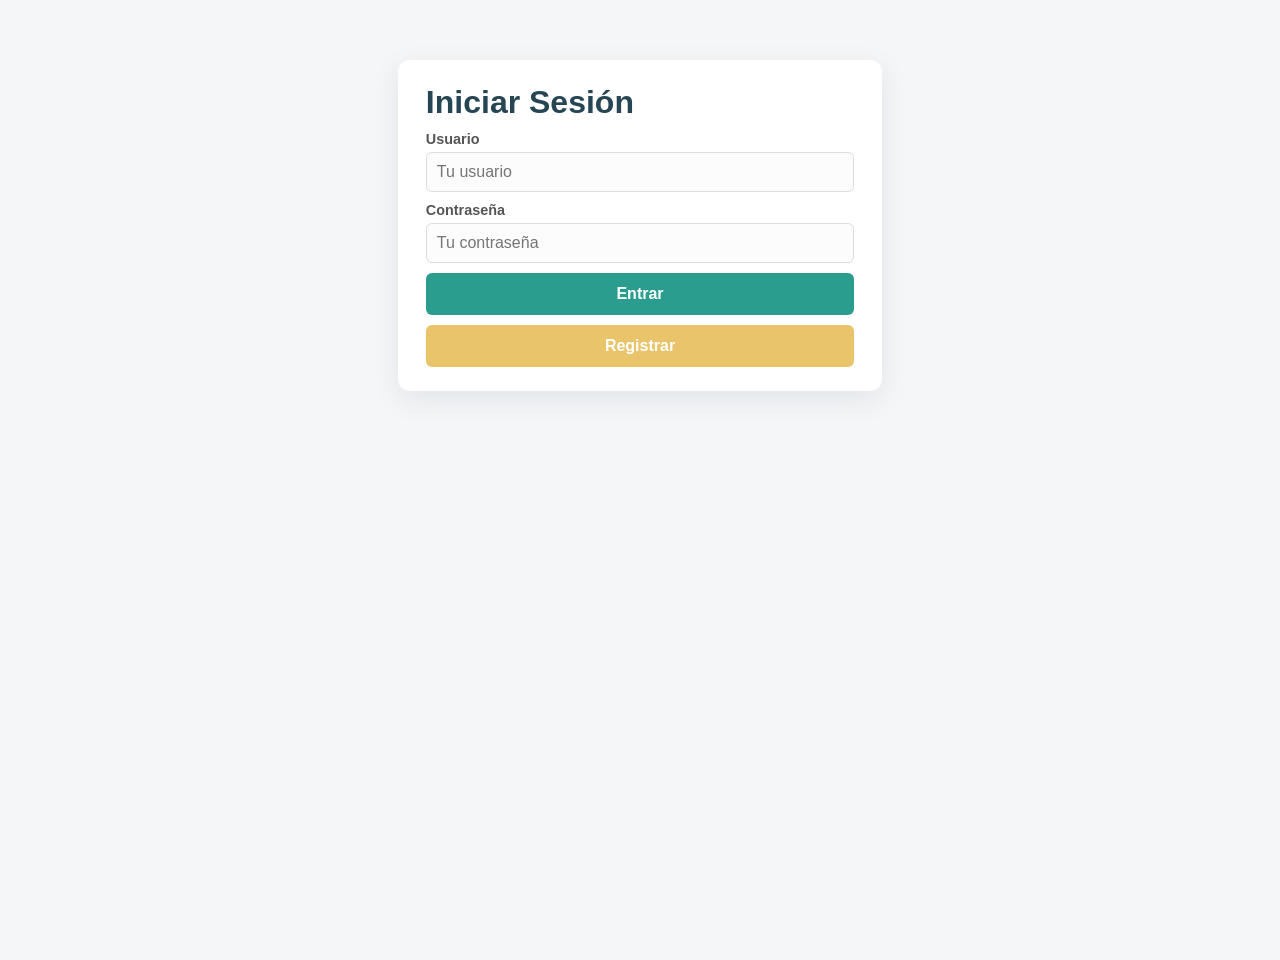
<file: index.html>
<!DOCTYPE html>
<html lang="es">
<head>
  <meta charset="UTF-8" />
  <meta name="viewport" content="width=device-width, initial-scale=1" />
  <title>Personal Time Card</title>
  <link rel="stylesheet" href="styles.css" />
</head>
<body>
  <div id="app">

    <div id="loginForm" class="active" aria-live="polite">
      <h1>Iniciar Sesión</h1>
      <label for="username">Usuario</label>
      <input type="text" id="username" placeholder="Tu usuario" autocomplete="username" />

      <label for="password">Contraseña</label>
      <input type="password" id="password" placeholder="Tu contraseña" autocomplete="current-password" />

      <button id="btnLogin" onclick="login()">Entrar</button>
      <button class="secondary-btn" onclick="mostrarRegistro()">Registrar</button>
    </div>

    <div id="registerForm" aria-live="polite">
      <h1>Registrar Usuario</h1>
      <label for="newUsername">Nuevo usuario</label>
      <input type="text" id="newUsername" placeholder="Nombre de usuario" />

      <label for="newPassword">Contraseña</label>
      <input type="password" id="newPassword" placeholder="Contraseña" />

      <button onclick="registrarUsuario()">Registrar</button>
      <button class="secondary-btn" onclick="mostrarLogin()">Volver a iniciar sesión</button>
    </div>

    <div id="mainContent" aria-live="polite">
      <div class="header-row">
        <h1>Personal Time Card</h1>
        <div class="header-actions">
          <button class="logout-btn" onclick="logout()">Cerrar Sesión</button>
        </div>
      </div>

      <div id="adminLinks" class="admin-links" style="display:none; margin: 10px 0;">
        <button class="admin-btn" onclick="verUsuarios()">Ver usuarios registrados</button>
        <button class="admin-btn" onclick="verRegistros()">Ver registros de todos</button>
      </div>

      <label for="fechaRegistro">Fecha del registro:</label>
      <input type="date" id="fechaRegistro" onchange="mostrarHistorial()" />

      <div class="row two-columns">
        <div>
          <label for="horaEntrada">Hora de entrada:</label>
          <input type="time" id="horaEntrada" />
        </div>
        <div>
          <label for="horaSalida">Hora de salida:</label>
          <input type="time" id="horaSalida" />
        </div>
      </div>

      <label for="direccion">Dirección de trabajo:</label>
      <input type="text" id="direccion" placeholder="Escribe tu dirección...">

      <div class="row two-columns">
        <div>
          <label for="tipoVehiculo">Tipo de vehículo:</label>
          <select id="tipoVehiculo" onchange="cargarNumerosVehiculo()">
            <option value="">Seleccione...</option>
            <option value="PK">PK</option>
            <option value="Vactor">Vactor</option>
            <option value="TV">TV</option>
          </select>
        </div>
        <div>
          <label for="numeroVehiculo">Número de vehículo:</label>
          <select id="numeroVehiculo">
            <option value="">Seleccione un tipo primero</option>
          </select>
        </div>
      </div>

      <label for="orden">Número de orden de trabajo:</label>
      <input type="text" id="orden" placeholder="Ej: OT-001" />

      <label for="personal">Descripción del personal en el job site:</label>
      <textarea id="personal" placeholder="Ej: Juan Pérez - Operador, Luis Gómez - Asistente..."></textarea>

      <div style="display:flex; justify-content:center; gap:12px; margin-top:10px;">
        <button class="logout-btn" onclick="guardarDia()">Guardar día</button>
        <button class="logout-btn" onclick="compartirHistorial()">Compartir</button>
      </div>

      <div class="result" id="resultado" role="status"></div>

      <h2>Historial Semanal</h2>
      <div id="semanalTabs">
        <div id="tabButtons" role="tablist"></div>
        <div id="tabContents" role="region" aria-live="polite"></div>
      </div>

      <div id="resumenSemanal" style="margin-top:20px; font-weight:700; color:#264653;"></div>

    </div>

  </div>

  <!-- Modal de compartir historial -->
  <div id="shareModal" style="display:none; position: fixed; top:0; left:0; width:100%; height:100%; background: rgba(0,0,0,0.4); justify-content:center; align-items:center; z-index:9999;">
    <div style="background:#ffffff; border-radius:12px; padding:20px; max-width:350px; width:90%; box-shadow: 0 8px 30px rgba(15, 23, 42, 0.08); text-align:center;">
      <h2 style="margin-top:0; color:#264653;">Compartir historial</h2>
      <p>Seleccione cómo desea compartir el historial:</p>
      <div style="display:flex; flex-direction:column; gap:10px; margin-top:15px;">
        <button class="logout-btn" onclick="shareVia('whatsapp')">WhatsApp</button>
        <button class="logout-btn" onclick="shareVia('email')">Correo electrónico</button>
        <button class="logout-btn" onclick="shareVia('sms')">SMS</button>
        <button class="secondary-btn" onclick="shareVia('clipboard')">Copiar al portapapeles</button>
        <button class="secondary-btn" style="background:#e76f51;" onclick="cerrarModal()">Cancelar</button>
      </div>
    </div>
  </div>

  <script src="script.js"></script>
</body>
</html>
</file>
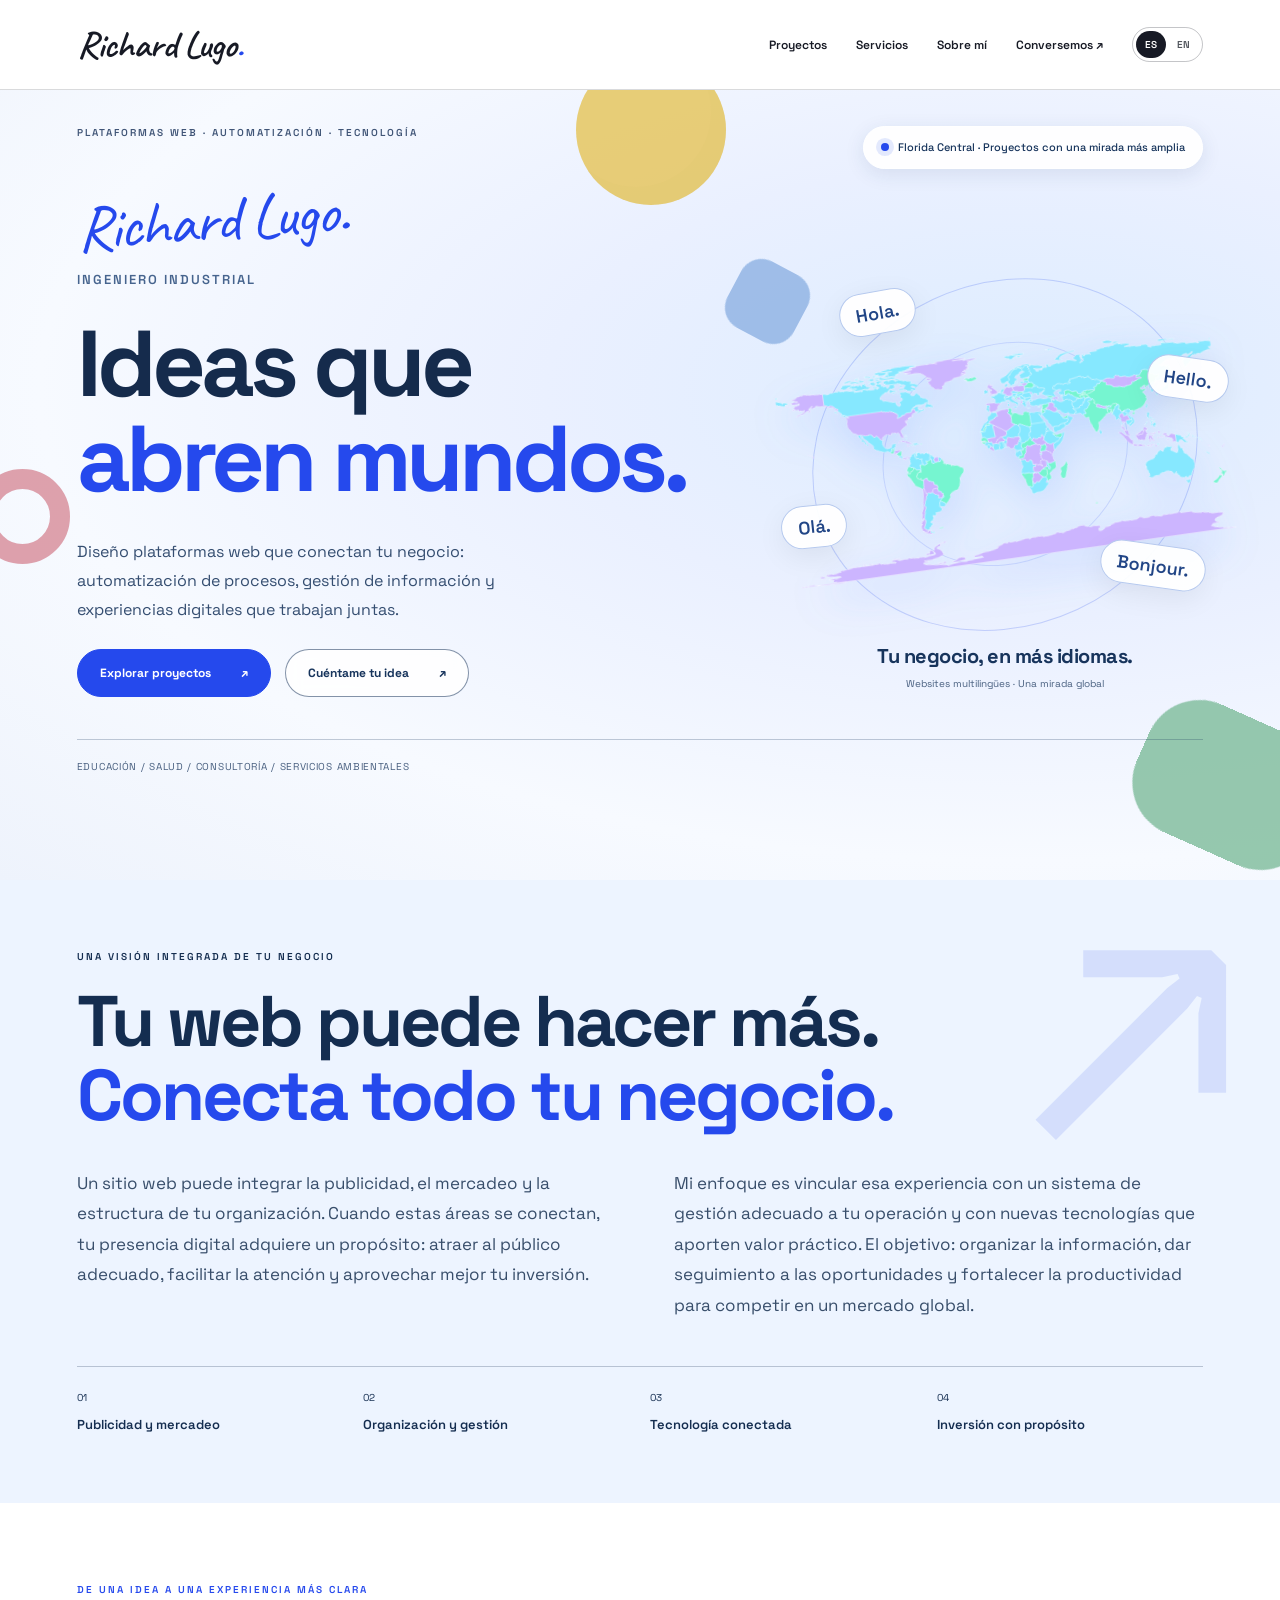
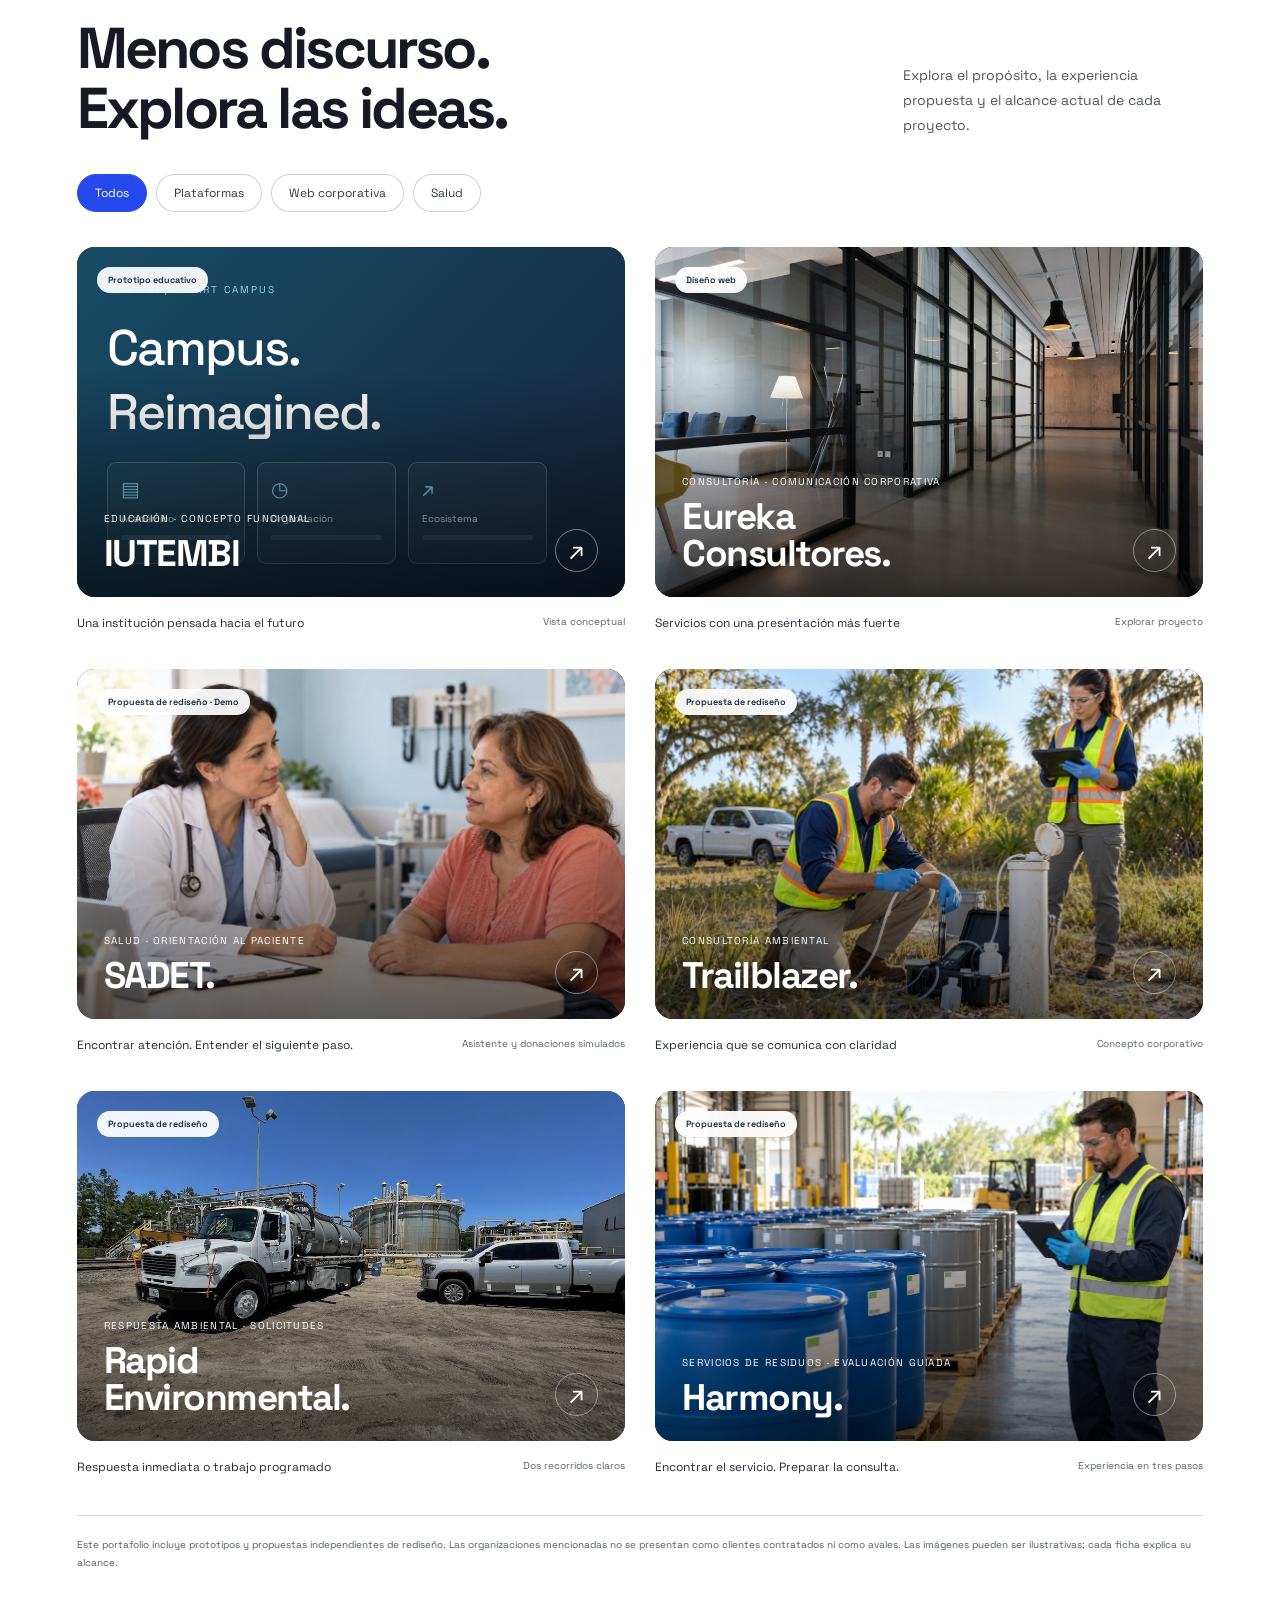
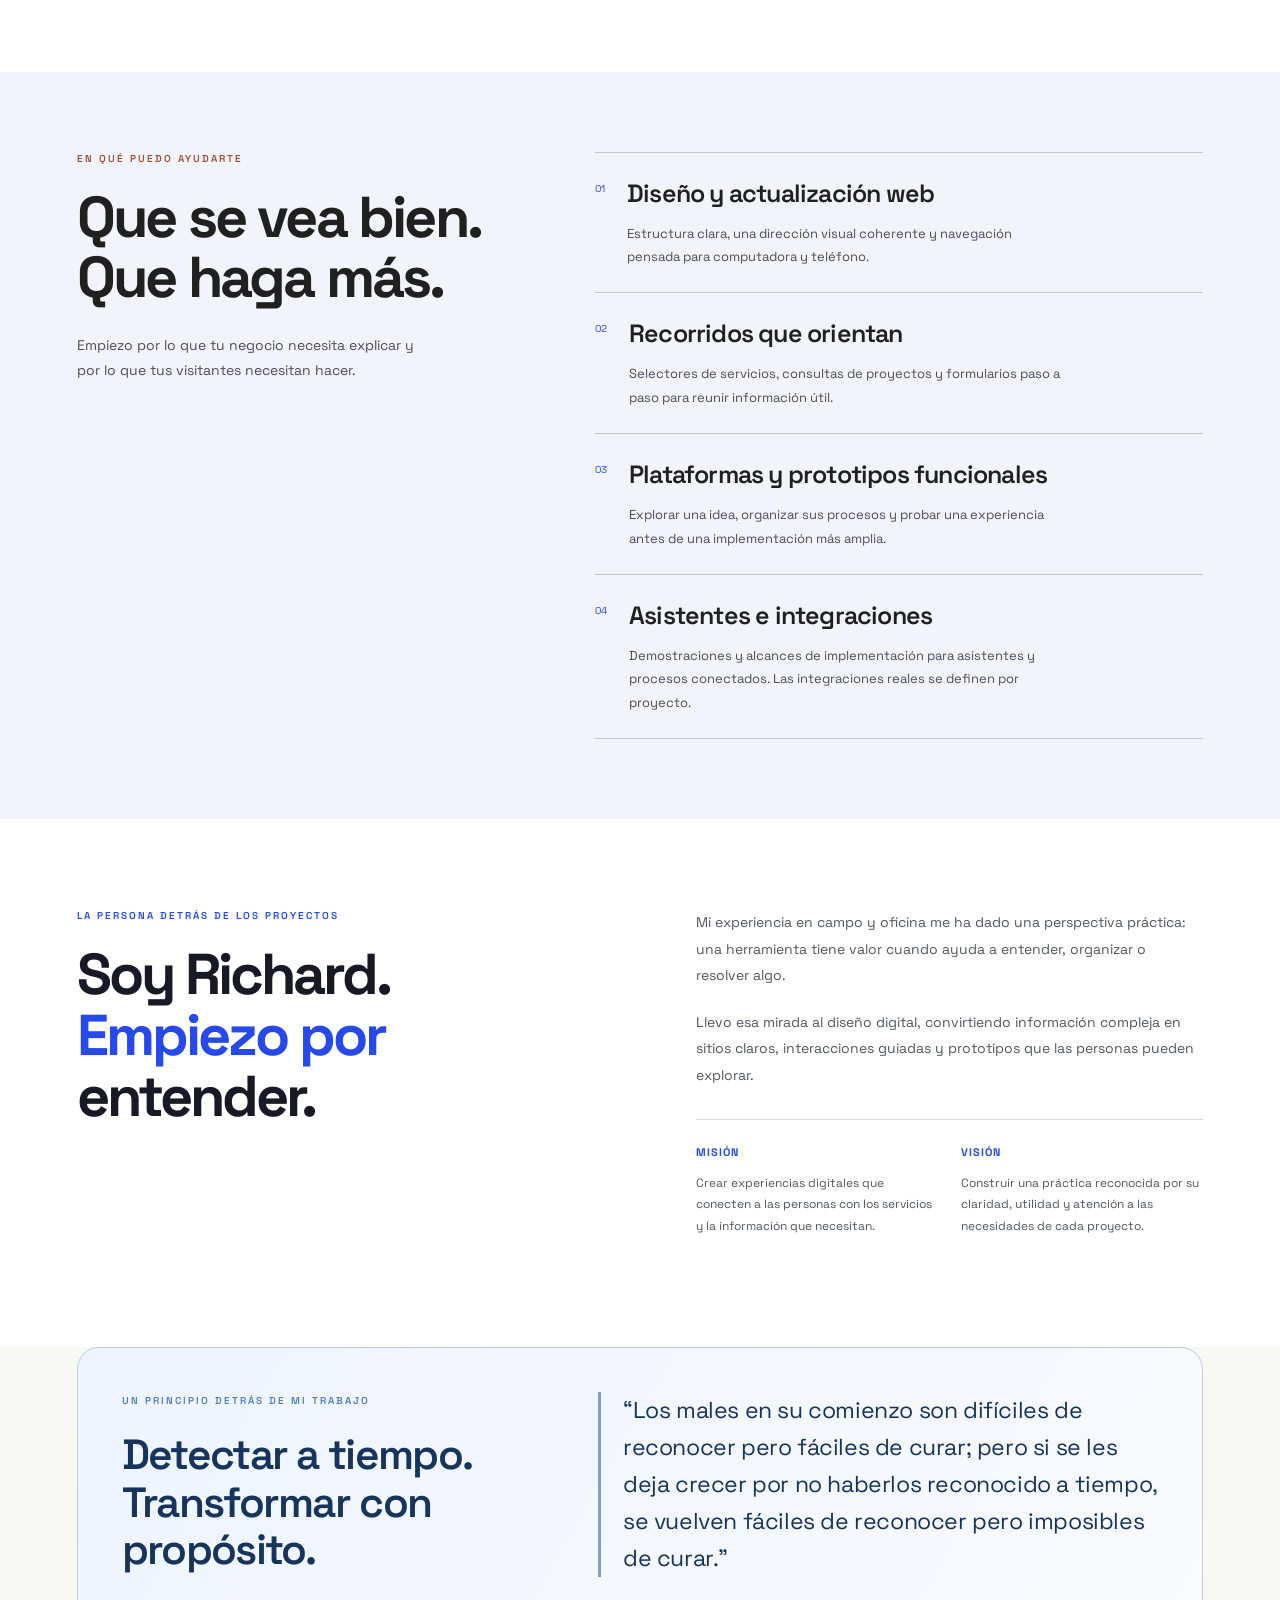
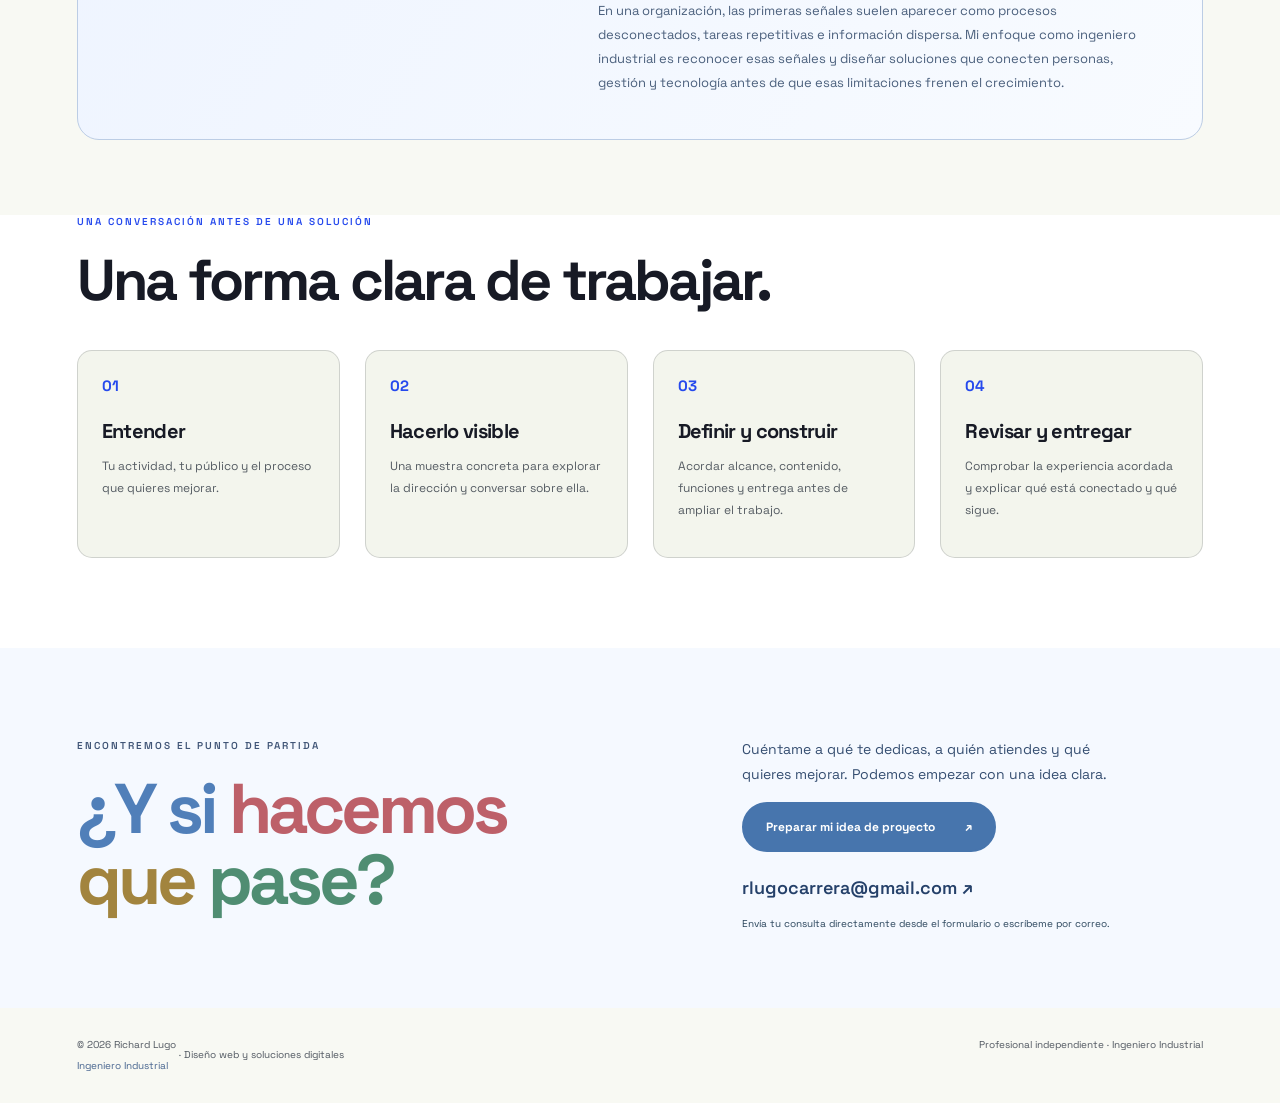
<file: richard-lugo/index.html>
<!DOCTYPE html><html lang="es"><head><meta charset="utf-8"><meta name="viewport" content="width=device-width,initial-scale=1"><meta name="robots" content="noindex,nofollow"><meta name="theme-color" content="#d9ff43"><title>Richard Lugo — Diseño web y soluciones digitales</title><meta name="description" content="Portafolio de Richard Lugo. Diseño web, prototipos y soluciones digitales para conectar personas, servicios y procesos."><link rel="preconnect" href="https://fonts.googleapis.com"><link rel="preconnect" href="https://fonts.gstatic.com" crossorigin><link href="https://fonts.googleapis.com/css2?family=Caveat:wght@500;600&family=Space+Grotesk:wght@400;500;600;700&display=swap" rel="stylesheet"><style>
:root{--dark:#131315;--paper:#f4f1e9;--orange:#ff764f;--muted:#a5a5aa;--line:#ffffff24}*{box-sizing:border-box}html{scroll-behavior:smooth;scroll-padding-top:95px}body{margin:0;background:var(--dark);color:var(--paper);font-family:Arial,Helvetica,sans-serif}a{color:inherit;text-decoration:none}button,input,select,textarea{font:inherit}button{cursor:pointer}button,a{touch-action:manipulation}.private{padding:8px 6%;background:#242023;color:#c9b5aa;font-size:9px;text-align:center;letter-spacing:1px}header{height:90px;padding:17px 6%;display:flex;align-items:center;justify-content:space-between;border-bottom:1px solid var(--line);background:#131315f2;position:sticky;top:0;backdrop-filter:blur(12px);z-index:20}.wordmark{font-size:20px;font-weight:600;letter-spacing:-.8px}.wordmark span{color:var(--orange)}nav{display:flex;align-items:center;gap:29px;font-size:12px}.language{display:flex;border:1px solid #ffffff30;padding:3px;border-radius:25px;gap:2px}.language button{background:none;border:0;color:#a5a5aa;border-radius:20px;font-size:10px;padding:7px 9px}.language button.active{background:var(--paper);color:var(--dark)}.menu{display:none;background:none;border:0;color:white;font-size:24px}.btn{border:1px solid var(--paper);background:var(--paper);color:var(--dark);padding:15px 22px;display:inline-flex;align-items:center;justify-content:space-between;gap:30px;font-size:12px;font-weight:600;border-radius:50px;transition:.2s}.btn:hover{background:var(--orange);border-color:var(--orange);transform:translateY(-2px)}.btn.outline{background:transparent;color:var(--paper);border-color:#ffffff55}.btn.outline:hover{border-color:var(--orange);color:var(--orange)}.hero{padding:65px 6% 70px;position:relative}.hero-top{display:flex;justify-content:space-between;gap:30px;margin-bottom:45px}.eyebrow{text-transform:uppercase;font-size:10px;font-weight:600;letter-spacing:2px;display:block;margin-bottom:22px}.hero-top .eyebrow{margin:0;color:#ccc6bf}.availability{font-size:10px;color:#bbb;display:flex;align-items:center;gap:9px}.dot{width:6px;height:6px;border-radius:50%;background:var(--orange);box-shadow:0 0 0 5px #ff764f12}.hero h1{font-size:clamp(64px,8.6vw,134px);font-weight:500;letter-spacing:-7px;line-height:.97;margin:0;max-width:1180px}.hero h1 em{font-family:Georgia,serif;color:var(--orange);font-weight:400}.hero-bottom{display:grid;grid-template-columns:1fr 1fr;gap:12%;align-items:end;margin-top:45px}.hero-bottom>p{font-size:16px;line-height:1.8;color:#b8b6ba;max-width:460px;margin:0}.hero-cta{display:flex;gap:12px;flex-wrap:wrap;justify-content:flex-end}.hero-foot{margin-top:60px;padding-top:20px;border-top:1px solid var(--line);display:flex;justify-content:space-between;gap:25px;font-size:10px;color:#99999e;letter-spacing:.7px}.work{padding:60px 6% 90px}.heading{display:flex;justify-content:space-between;align-items:end;gap:30px;margin-bottom:30px}.heading h2{font-size:clamp(37px,4.5vw,64px);font-weight:500;letter-spacing:-2.8px;line-height:1.05;margin:0}.heading p{font-size:13px;line-height:1.8;color:var(--muted);max-width:300px;margin:0}.filters{display:flex;flex-wrap:wrap;gap:9px;margin:35px 0}.filters button{border:1px solid #ffffff30;background:transparent;color:#c6c4c9;font-size:11px;padding:10px 17px;border-radius:25px}.filters button.active{background:var(--orange);border-color:var(--orange);color:#161616}.projects{display:grid;grid-template-columns:1fr 1fr;gap:45px 28px}.project{min-width:0}.project[hidden]{display:none}.project-image{height:350px;border-radius:10px;overflow:hidden;position:relative;background:#242427;display:block;width:100%;border:0;text-align:left;color:white;padding:0}.project-image img{width:100%;height:100%;object-fit:cover;transition:transform .5s;filter:brightness(.85)}.project-image:hover img{transform:scale(1.04)}.project-image:after{content:'';position:absolute;inset:0;background:linear-gradient(0deg,#0009,transparent 65%)}.project-tag{position:absolute;top:20px;left:20px;z-index:1;padding:7px 11px;background:#131315bc;backdrop-filter:blur(8px);border:1px solid #ffffff35;border-radius:20px;font-size:9px}.project-caption{position:absolute;bottom:25px;left:27px;right:27px;z-index:1;display:flex;align-items:end;justify-content:space-between}.project-caption strong{font-size:37px;line-height:1;letter-spacing:-1.5px;font-weight:500}.project-caption small{display:block;font-size:10px;margin-bottom:10px;letter-spacing:1.3px;text-transform:uppercase}.project-arrow{font-size:25px;border:1px solid #ffffff70;border-radius:50%;width:43px;height:43px;display:grid;place-items:center;flex:none}.project-meta{display:flex;justify-content:space-between;gap:20px;padding-top:18px;font-size:12px;color:#c5c2c8}.project-meta small{color:#96939b;font-size:10px}.campus-art{position:absolute;inset:0;background:linear-gradient(135deg,#174c65,#17253e);padding:30px}.campus-label{font-size:10px;letter-spacing:2px;color:#9cd8e8}.campus-title{font-size:50px;font-weight:500;letter-spacing:-2px;margin:18px 0}.campus-modules{display:grid;grid-template-columns:repeat(3,1fr);gap:12px;max-width:440px}.campus-module{border:1px solid #bfe7ee45;background:#ffffff0a;padding:13px;border-radius:9px;font-size:10px;color:#cee6ea}.campus-module span{display:block;font-size:20px;margin-bottom:10px;color:#83d3ed}.campus-line{height:5px;background:#bfe7ee20;margin:10px 0;border-radius:5px}.work-note{font-size:10px;color:#8f8b94;line-height:1.8;border-top:1px solid var(--line);margin-top:40px;padding-top:20px}.services{background:var(--paper);color:#202021;padding:80px 6%;display:grid;grid-template-columns:.8fr 1.2fr;gap:10%}.services h2{font-size:clamp(38px,4.5vw,63px);line-height:1.05;letter-spacing:-2.8px;font-weight:500;margin:0}.services>div>p{font-size:14px;line-height:1.8;color:#6e6b6a;max-width:340px;margin-top:25px}.service-row{padding:24px 0;border-top:1px solid #20202135;display:flex;gap:22px}.service-row:last-child{border-bottom:1px solid #20202135}.service-num{font-size:10px;color:#a44d32;padding-top:5px}.service-row h3{font-size:25px;letter-spacing:-.8px;font-weight:500;margin:0 0 13px}.service-row p{font-size:13px;line-height:1.8;color:#6e6b6a;margin:0;max-width:440px}.about{padding:90px 6%;display:grid;grid-template-columns:1fr 1fr;gap:10%}.about h2{font-size:clamp(38px,4.5vw,64px);font-weight:500;line-height:1.06;letter-spacing:-3px;margin:0}.about h2 em{font-family:Georgia,serif;font-weight:400;color:var(--orange)}.about p{font-size:14px;line-height:1.9;color:#aaa7af;margin:0 0 20px}.purpose{display:grid;grid-template-columns:1fr 1fr;gap:22px;margin-top:30px;border-top:1px solid var(--line);padding-top:25px}.purpose h3{font-size:11px;color:var(--orange);font-weight:500;text-transform:uppercase;letter-spacing:1px;margin:0 0 14px}.purpose p{font-size:12px;line-height:1.8}.method{padding:0 6% 90px}.method-grid{display:grid;grid-template-columns:repeat(4,1fr);gap:25px;margin-top:40px}.method-item{border-top:1px solid var(--line);padding-top:22px}.method-item span{font-size:10px;color:var(--orange)}.method-item h3{font-size:20px;font-weight:500;letter-spacing:-.7px;margin:22px 0 12px}.method-item p{font-size:12px;line-height:1.8;color:#a4a0a8}.contact{background:var(--orange);color:#171717;padding:75px 6%;display:grid;grid-template-columns:1.2fr 1fr;gap:10%;align-items:center}.contact h2{font-size:clamp(48px,5.5vw,80px);line-height:1.02;letter-spacing:-4px;font-weight:500;margin:0}.contact p{font-size:14px;line-height:1.8;max-width:390px}.contact .btn{background:#171717;color:white;border-color:#171717}.contact .btn:hover{background:#333}.contact small{font-size:10px;display:block;line-height:1.8;margin-top:16px;max-width:390px;color:#643622}footer{padding:28px 6%;display:flex;justify-content:space-between;gap:20px;font-size:10px;color:#96909c;line-height:1.8}.project-modal,.brief-modal{padding:32px;background:#202024;color:var(--paper);border:1px solid #ffffff20;border-radius:15px;width:calc(100% - 24px);max-width:780px;max-height:calc(100dvh - 35px);overflow-y:auto}.project-modal::backdrop,.brief-modal::backdrop{background:#08080be0;backdrop-filter:blur(7px)}.close{float:right;background:none;border:0;color:white;font-size:28px}.modal-tag{font-size:9px;color:var(--orange);text-transform:uppercase;letter-spacing:1.5px}.project-modal h2,.brief-modal h2{font-size:40px;font-weight:500;letter-spacing:-1.5px;line-height:1.1;margin:20px 0}.project-modal p,.brief-modal p{font-size:13px;line-height:1.85;color:#b9b3bf}.case-grid{display:grid;grid-template-columns:1fr 1fr;gap:25px;margin:25px 0}.case-grid h3{font-size:11px;color:var(--orange);text-transform:uppercase;font-weight:500;letter-spacing:1px}.case-grid p{margin:0}.case-limit{font-size:11px!important;background:#ffffff05;border:1px solid #ffffff15;padding:15px;border-radius:7px}.project-modal .btn{margin-top:12px}.brief-fields{display:grid;grid-template-columns:1fr 1fr;gap:16px;margin-top:25px}.brief-fields label{font-size:11px;color:#cec6d2}.brief-fields input,.brief-fields textarea,.brief-fields select{display:block;width:100%;margin-top:8px;border:1px solid #ffffff35;border-radius:5px;background:#ffffff06;color:white;padding:12px;font-size:13px}.brief-fields select option{background:#202024}.brief-fields textarea{min-height:100px;resize:vertical}.brief-fields .full{grid-column:1/-1}.brief-modal .btn{margin-top:23px}.brief-status{font-size:11px!important;color:#ffab8e!important;white-space:pre-wrap}.brief-preview{background:#ffffff05;border:1px solid #ffffff20;padding:15px;margin-top:20px;white-space:pre-wrap;font-size:12px;line-height:1.8;overflow-wrap:anywhere}.brief-preview:empty{display:none}.brief-note{font-size:10px!important}:focus-visible{outline:3px solid var(--orange);outline-offset:4px}@media(min-width:1700px){body{max-width:1920px;margin:auto}}@media(max-width:900px){nav{gap:18px}.hero h1{font-size:86px;letter-spacing:-5px}.hero-bottom{gap:5%}.project-image{height:300px}.project-caption strong{font-size:30px}.services{gap:7%}.method-grid{grid-template-columns:1fr 1fr;gap:30px}.about{gap:7%}.purpose{grid-template-columns:1fr;gap:10px}.contact h2{font-size:61px}}@media(max-width:650px){header{height:80px}.wordmark{font-size:18px}.menu{display:block}nav{display:none;position:absolute;top:80px;left:0;right:0;padding:26px 6%;background:#202024;flex-direction:column;align-items:stretch;border-bottom:1px solid var(--line);gap:25px}nav.open{display:flex}.language{align-self:start}.hero{padding:40px 6% 45px}.hero-top{flex-direction:column;gap:16px;margin-bottom:35px}.hero h1{font-size:62px;letter-spacing:-3.5px}.hero-bottom{grid-template-columns:1fr;gap:25px;margin-top:30px}.hero-bottom>p{font-size:14px}.hero-cta{justify-content:start}.hero-foot{flex-direction:column;gap:12px;margin-top:40px}.work{padding:35px 6% 60px}.heading{flex-direction:column;align-items:start;gap:18px}.heading h2{font-size:43px}.projects{grid-template-columns:1fr;gap:30px}.project-image{height:310px}.project-caption strong{font-size:34px}.project-meta{font-size:11px}.project-meta small{font-size:9px;text-align:right}.campus-art{padding:25px}.campus-title{font-size:41px}.campus-modules{gap:7px}.campus-module{padding:10px;font-size:9px}.services,.about,.contact{grid-template-columns:1fr;gap:35px;padding:60px 6%}.services h2,.about h2{font-size:45px}.purpose{grid-template-columns:1fr 1fr;gap:18px}.method{padding:0 6% 60px}.method-grid{gap:25px 20px}.method-item h3{font-size:18px}.contact h2{font-size:57px;letter-spacing:-3px}.contact p{font-size:13px}footer{flex-direction:column;gap:10px}.case-grid,.brief-fields{grid-template-columns:1fr}.brief-fields .full{grid-column:auto}.project-modal,.brief-modal{padding:25px}.project-modal h2,.brief-modal h2{font-size:34px}.filters{gap:7px}.filters button{padding:10px 13px;font-size:10px}.private{font-size:8px}.availability{font-size:9px}}@media(prefers-reduced-motion:reduce){html{scroll-behavior:auto}*{transition:none!important}}

.wordmark{font-family:'Caveat','Segoe Script',cursive;font-size:38px;font-weight:600;letter-spacing:-1px}.hero-signature{font-family:'Caveat','Segoe Script',cursive;color:var(--orange);font-size:clamp(60px,8vw,110px);line-height:1;margin:0 0 24px;letter-spacing:-2px}.hero h1{font-size:clamp(58px,7.5vw,114px);letter-spacing:-5px}.hero{background:radial-gradient(ellipse at 90% 10%,#ff764f18,transparent 60%)}.integration{background:var(--orange);color:#171717;padding:85px 6%;position:relative;overflow:hidden}.integration:after{content:'↗';position:absolute;right:2%;top:-65px;font-size:380px;line-height:1;opacity:.07;pointer-events:none}.integration .eyebrow{position:relative;z-index:1}.integration h2{font-size:clamp(42px,5.6vw,80px);line-height:1.03;letter-spacing:-3px;font-weight:500;max-width:1000px;margin:0 0 35px;position:relative;z-index:1}.integration h2 em{font-family:Georgia,serif;font-weight:400}.integration-copy{display:grid;grid-template-columns:1fr 1fr;gap:6%;position:relative;z-index:1}.integration-copy p{font-size:17px;line-height:1.8;margin:0}.integration-pillars{display:grid;grid-template-columns:repeat(4,1fr);border-top:1px solid #17171740;margin-top:45px;padding-top:24px;gap:20px}.integration-pillars span{font-size:13px;font-weight:600}.integration-pillars b{display:block;font-size:10px;font-weight:400;margin-bottom:12px}.services{background:#eee9df}.contact .btn{background:#171717;color:var(--paper);border-color:#171717}.contact .btn:hover{background:#333;color:white}.contact{border-top:1px solid #17171730}@media(max-width:700px){.wordmark{font-size:32px}.hero-signature{font-size:65px;margin-bottom:22px}.hero h1{font-size:54px;letter-spacing:-3px}.integration{padding:60px 6%}.integration h2{font-size:43px;letter-spacing:-2px}.integration-copy{grid-template-columns:1fr;gap:20px}.integration-copy p{font-size:15px}.integration-pillars{grid-template-columns:1fr 1fr;gap:25px}.integration:after{font-size:240px;top:-20px}}

/* Bright, energetic studio direction */
:root{--orange:#2549ed;--muted:#52565d;--line:#171a2529;--paper:#f8f9f3;--ink:#171a25;--lime:#d9ff43;--coral:#ff805e}body{background:var(--paper);color:var(--ink);font-family:'Space Grotesk',Arial,sans-serif}.private{background:var(--ink);color:#e3e8d9}header{background:#f8f9f3f2;border-color:var(--line)}.wordmark{color:var(--ink)}.wordmark span{color:#2549ed}nav{font-weight:600}.language{border-color:#171a2540}.language button{color:#52565d}.language button.active{background:var(--ink);color:white}.menu{color:var(--ink)}.hero{background:var(--lime);padding-top:38px;overflow:hidden}.hero-top{margin-bottom:28px}.hero-top .eyebrow,.availability{color:#303827}.dot{background:#2549ed;box-shadow:0 0 0 5px #2549ed12}.hero-signature{font-size:clamp(48px,5vw,74px);color:#2549ed;transform:rotate(-4deg);transform-origin:left center;margin:0 0 30px}.hero h1{font-size:clamp(62px,7.7vw,117px);font-weight:700;letter-spacing:-6px;max-width:1100px;line-height:.98;position:relative;z-index:1}.hero h1 em{font-family:inherit;font-style:normal;font-weight:700;color:#2549ed}.hero-question{display:inline-block;font-size:clamp(24px,3.2vw,46px);letter-spacing:-1.8px;margin-top:22px;line-height:1.15}.hero-bottom>p{color:#333a29;font-size:16px}.hero-foot{color:#41472f;border-color:#171a2535}.hero-sticker{position:absolute;right:6%;top:150px;background:var(--coral);border:2px solid var(--ink);color:var(--ink);font-size:22px;line-height:1.05;font-weight:700;padding:25px;border-radius:50%;transform:rotate(12deg);box-shadow:5px 6px 0 var(--ink)}.btn{background:#2549ed;border:2px solid #2549ed;color:white;border-radius:12px;font-weight:700;box-shadow:3px 3px 0 #171a25}.btn:hover{background:#1735c5;border-color:#1735c5;color:white;transform:translate(-1px,-2px);box-shadow:5px 5px 0 #171a25}.btn.outline{color:var(--ink);border:2px solid var(--ink);background:transparent}.btn.outline:hover{background:white;color:var(--ink);border-color:var(--ink)}.integration{background:#2549ed;color:white;padding:70px 6%}.integration h2{font-weight:700;letter-spacing:-3px}.integration h2 em{font-family:inherit;font-style:normal;font-weight:700;color:var(--lime)}.integration-copy p{color:#f1f3ff}.integration-pillars{border-color:#ffffff55}.integration:after{opacity:.12}.work{background:#f8f9f3;padding-top:80px}.heading h2,.services h2,.about h2,.contact h2{font-weight:700}.heading p{font-size:14px}.filters button{color:#333a44;border:1px solid #171a2535;font-size:12px;background:white}.filters button.active{background:#2549ed;border-color:#2549ed;color:white}.projects{gap:38px 30px}.project-image{border:2px solid #171a25;border-radius:18px;box-shadow:5px 5px 0 #171a25}.project-image img{filter:brightness(1)}.project:nth-child(even){padding-top:38px}.project[hidden]{display:none}.project-tag{background:var(--lime);color:#171a25;border:1px solid #171a25;font-weight:600}.project-caption strong{font-weight:700}.project-meta{color:#252a33}.project-meta small{color:#5b626a}.work-note{color:#555c63}.services{background:#e9e6ff}.service-row h3{font-weight:600}.service-row p,.services>div>p{color:#4f4a63}.service-num{color:#2549ed}.about{background:#fff}.about h2 em{font-family:inherit;font-style:normal;font-weight:700;color:#2549ed}.about p{color:#505760}.purpose h3{font-weight:700}.method{background:#fff}.method-item{background:#f3f5ed;border:1px solid #171a2529;border-radius:15px;padding:24px}.method-item span{font-size:15px;font-weight:700}.method-item h3{font-weight:700}.method-item p{color:#555c63}.contact{background:var(--coral);border:0}.contact .btn{background:#171a25;color:white}.contact small{color:#533022}footer{color:#505760}.project-modal,.brief-modal{background:#f8f9f3;color:var(--ink);border:2px solid #171a25}.close{color:var(--ink)}.project-modal p,.brief-modal p{color:#505760}.case-limit,.brief-preview{background:#e9e6ff;border-color:#171a2530}.brief-fields label{color:#303640}.brief-fields input,.brief-fields textarea,.brief-fields select{background:white;color:#171a25;border-color:#171a2550}.brief-fields select option{background:white}.brief-status{color:#2549ed!important}:focus-visible{outline-color:#2549ed}
@media(max-width:1000px){.hero-sticker{top:135px;right:5%;font-size:16px;padding:19px}.hero h1{font-size:8vw;letter-spacing:-4px}}@media(max-width:650px){nav{background:#f8f9f3}.hero{padding-top:30px}.hero-top{gap:12px;margin-bottom:25px}.hero-signature{font-size:53px;margin-bottom:25px}.hero h1{font-size:clamp(42px,10vw,64px);letter-spacing:-2.5px}.hero-question{font-size:26px;letter-spacing:-1px;max-width:90%;margin-top:20px}.hero-sticker{top:99px;right:7%;font-size:13px;padding:15px}.hero-bottom>p{font-size:14px}.hero-cta{gap:14px}.btn{padding:14px 17px;gap:18px}.integration{padding:55px 6%}.integration h2{font-size:40px;letter-spacing:-1.8px}.integration-copy p{font-size:15px}.project:nth-child(even){padding-top:0}.work{padding-top:55px}.heading h2{font-size:41px}.project-meta{padding-top:20px}.method-item{padding:18px}.contact h2{font-size:57px}.availability{font-size:10px}}

/* Immersive image-led opening */
header{background:#fffffff5}.motion-hero{isolation:isolate;background:#234b64;color:white;min-height:760px;padding-top:36px}.hero-scenes{position:absolute;inset:0;z-index:-3;background:#234b64}.hero-scenes:after{content:'';position:absolute;inset:0;background:linear-gradient(90deg,#0a2134d9 0%,#0a2134a6 47%,#0a213442 100%),linear-gradient(0deg,#061a2edb,transparent 65%)}.scene{position:absolute;inset:0;width:100%;height:100%;object-fit:cover;opacity:0;transform:scale(1.045);transition:opacity 1.6s ease,transform 7s linear}.scene.active{opacity:1;transform:scale(1)}.hero-top .eyebrow,.availability{color:#edf8ff}.hero-signature{color:#c1e9ff;margin-bottom:22px}.hero h1{font-size:clamp(62px,7.3vw,112px);max-width:65%;line-height:1.02;letter-spacing:-5px}.hero h1 em{color:#c1e9ff}.hero-bottom{margin-top:32px;position:relative;z-index:2;grid-template-columns:1fr 1fr}.hero-bottom>p{color:#edf5fa;max-width:470px;font-size:16px}.hero .btn{background:white;color:#17283c;border:1px solid white;box-shadow:none;border-radius:40px}.hero .btn:hover{background:#c1e9ff;border-color:#c1e9ff;transform:translateY(-2px)}.hero .btn.outline{background:#ffffff0c;color:white;border-color:#ffffff8c;backdrop-filter:blur(8px)}.hero .btn.outline:hover{background:#ffffff25;color:white}.hero-foot{color:#e7edf3;border-color:#ffffff45;margin-top:22px}.global-visual{position:absolute;right:4%;top:170px;width:35%;aspect-ratio:1.15;max-width:470px;display:flex;align-items:center;justify-content:center}.global-visual>img{width:98%;filter:drop-shadow(0 12px 30px #0003);position:relative;z-index:1;transform:rotate(-8deg)}.global-orbit{position:absolute;width:88%;height:88%;border:1px solid #ffffff65;border-radius:50%;transform:rotate(-25deg)}.global-orbit:after{content:'';position:absolute;inset:18%;border:1px solid #ffffff35;border-radius:50%}.greeting{position:absolute;z-index:2;border:1px solid #ffffff70;background:#ffffffed;color:#174166;padding:9px 16px;border-radius:30px;font-size:18px;font-weight:600;box-shadow:0 8px 30px #0001}.greeting-one{top:8%;left:13%;transform:rotate(-10deg)}.greeting-two{top:25%;right:0;transform:rotate(8deg)}.greeting-three{bottom:26%;left:0;transform:rotate(-6deg)}.greeting-four{bottom:16%;right:5%;transform:rotate(8deg)}.global-caption{position:absolute;bottom:-31px;text-align:center;left:0;right:0}.global-caption strong{display:block;font-size:20px;letter-spacing:-.5px}.global-caption>span{display:block;font-size:10px;margin-top:8px;color:#dcecf5}.scene-controls{display:flex;gap:20px;align-items:center;margin-top:42px;position:relative;z-index:3}.scene-controls>div{display:flex;gap:8px}.scene-dot{width:8px;height:8px;border:1px solid white;background:transparent;border-radius:50%;padding:0}.scene-dot.active{background:white}.scene-controls>button{border:1px solid #ffffff70;border-radius:20px;background:#ffffff10;color:white;padding:8px 12px;font-size:10px}.scene-context{font-size:10px;color:#dce5ef}.integration{background:#edf4ff;color:#142d50}.integration h2 em{color:#2549ed}.integration-copy p{color:#384e6b}.integration-pillars{border-color:#142d5040}.integration:after{color:#2549ed}.services{background:#f1f4fa}.contact{background:#c1e9ff}.contact small{color:#29445b}.project-image{box-shadow:none;border:0}.project:nth-child(even){padding-top:0}.btn{box-shadow:none;border-radius:30px}.btn:hover{box-shadow:none}.project-tag{background:#ffffffed;color:#17283c;border:0}.work{background:white}.hero .dot{background:#b9e4ff}.hero :focus-visible{outline-color:#b9e4ff}
@media(max-width:1000px){.motion-hero{min-height:710px}.global-visual{top:185px;width:34%;right:3%}.hero h1{font-size:8vw;letter-spacing:-3px}.hero-bottom{grid-template-columns:1fr;gap:25px;max-width:58%}.hero-cta{justify-content:start}.global-caption strong{font-size:17px}.greeting{font-size:14px;padding:7px 12px}}
@media(max-width:650px){.motion-hero{padding-top:28px;min-height:0}.hero-scenes:after{background:linear-gradient(0deg,#092238eb,#09223899)}.hero-top{gap:12px}.hero-signature{font-size:48px;margin-bottom:22px}.hero h1{max-width:100%;font-size:clamp(50px,12vw,74px);letter-spacing:-3px}.global-visual{position:relative;top:auto;right:auto;width:85%;max-width:340px;margin:20px auto 55px;aspect-ratio:1.5}.global-visual>img{width:95%}.global-orbit{width:70%;height:100%}.greeting-one{top:0}.greeting-two{top:20%}.greeting-three{bottom:15%}.greeting-four{bottom:8%}.global-caption{bottom:-34px}.global-caption strong{font-size:18px}.hero-bottom{max-width:none;gap:24px;margin-top:22px}.hero-bottom>p{font-size:14px}.hero .btn{font-size:11px}.scene-controls{margin-top:30px;gap:15px;flex-wrap:wrap}.scene-context{font-size:9px}.hero-foot{margin-top:22px}.integration h2{font-size:39px}}
@media(prefers-reduced-motion:reduce){.scene{transition:none;transform:none}.scene.active{transform:none}}

.motion-hero{background:#eaf1ff;color:#152b4c}.hero-scenes{background:#eaf1ff}.hero-scenes:after{background:linear-gradient(90deg,#f7faffef 0%,#f7faffce 36%,#edf4ff40 74%),linear-gradient(0deg,#f5f8fff0,transparent 55%)}.hero-top .eyebrow,.availability{color:#405577}.hero-signature{color:#2549ed}.hero h1 em{color:#2549ed}.hero-bottom>p{color:#354e71}.hero .btn{background:#2549ed;border-color:#2549ed;color:white}.hero .btn:hover{background:#1835bb;border-color:#1835bb;color:white}.hero .btn.outline{background:#ffffff66;color:#17345c;border-color:#17345c66}.hero .btn.outline:hover{background:white;color:#17345c}.hero-foot{color:#496080;border-color:#17345c40}.global-visual>img{filter:drop-shadow(0 10px 20px #4d6fd433) saturate(1.4)}.global-orbit{border-color:#2549ed40}.global-orbit:after{border-color:#2549ed25}.global-caption strong{color:#17345c}.global-caption>span{color:#496080}.greeting{border-color:#b6c9ee;color:#214586;background:#fffffff0}.scene-dot{border-color:#2549ed}.scene-dot.active{background:#2549ed}.scene-controls>button{background:#ffffff80;color:#25416a;border-color:#25416a50}.scene-context{color:#496080}.hero .dot{background:#2549ed}.hero :focus-visible{outline-color:#2549ed}@media(max-width:650px){.hero-scenes:after{background:linear-gradient(90deg,#f7faffdc,#edf4ff99)}.hero-bottom>p{color:#354e71}}

/* Keep actions in the text column; reserve the illustration column. */
.motion-hero .hero-bottom{display:flex;flex-direction:column;align-items:flex-start;gap:25px;max-width:52%;margin-top:32px}.motion-hero .hero-cta{justify-content:flex-start;gap:14px}.motion-hero .global-visual{top:170px;width:35%;right:4%}.motion-hero{min-height:830px}.motion-hero .hero-scenes{background:#aabdd8}.motion-hero .scene{filter:brightness(.83) saturate(1.12)}.motion-hero .hero-scenes:after{background:linear-gradient(90deg,#f0f5fff2 0%,#e8f0ffbb 38%,#c4d3ed20 76%),linear-gradient(0deg,#dce7f3b0,transparent 62%)}.motion-hero .global-caption{bottom:-40px}.motion-hero .hero .btn{box-shadow:none}.motion-hero .btn.outline{background:#ffffffd9;border-color:#17345c88}.motion-hero .scene-controls{margin-top:36px}.motion-hero .hero-foot{margin-top:22px}
@media(min-width:651px) and (max-width:1000px){.motion-hero .hero-bottom{max-width:55%}.motion-hero .global-visual{top:180px;width:35%;right:3%}.motion-hero{min-height:810px}.motion-hero .hero-cta{flex-direction:column;align-items:flex-start}.motion-hero .global-caption strong{font-size:16px}}
@media(max-width:650px){.motion-hero{min-height:0}.motion-hero .global-visual{position:relative;top:auto;right:auto;width:85%;margin:25px auto 75px}.motion-hero .global-caption{bottom:-43px}.motion-hero .hero-bottom{max-width:100%;margin-top:0;gap:24px}.motion-hero .hero-cta{justify-content:flex-start;flex-wrap:wrap;width:100%;gap:13px}.motion-hero .hero-scenes:after{background:linear-gradient(90deg,#eef4ffd9,#cfddf095)}.motion-hero .scene-controls{margin-top:30px}}

.motion-hero .availability{background:#ffffffed;color:#17345c;padding:12px 17px;border:1px solid #ffffff;border-radius:30px;box-shadow:0 5px 20px #1c37631a;font-size:11px;font-weight:500;line-height:1.5;max-width:100%;align-self:flex-start}.motion-hero .availability .dot{width:8px;height:8px;flex:0 0 8px;background:var(--signal-color,#2549ed);box-shadow:0 0 0 5px var(--signal-halo,#2549ed1f);transition:background-color 1s ease,box-shadow 1s ease}.motion-hero{--signal-color:#2549ed;--signal-halo:#2549ed1f}.motion-hero[data-current-scene="1"]{--signal-color:#087f68;--signal-halo:#087f681f}.motion-hero[data-current-scene="2"]{--signal-color:#8746cb;--signal-halo:#8746cb1f}@media(max-width:650px){.motion-hero .availability{font-size:10px;padding:10px 14px;gap:10px}}

.contact{background:#f5f9ff}.color-title .g-blue{color:#1967d2}.color-title .g-red{color:#c5221f}.color-title .g-yellow{color:#8a6300}.color-title .g-green{color:#137333}.contact .eyebrow{color:#405577}.contact p{color:#354e71}.contact .btn{background:#1967d2;border-color:#1967d2}.contact .btn:hover{background:#174ea6;border-color:#174ea6}.motion-hero .availability .dot{animation:technology-colors 12s ease-in-out infinite}@keyframes technology-colors{0%,100%{background:#4285f4;box-shadow:0 0 0 5px #4285f425}25%{background:#ea4335;box-shadow:0 0 0 5px #ea433525}50%{background:#fbbc05;box-shadow:0 0 0 5px #fbbc0525}75%{background:#34a853;box-shadow:0 0 0 5px #34a85325}}@media(prefers-reduced-motion:reduce){.motion-hero .availability .dot{animation:none}}

/* Softer four-color accents for the final presentation. */
.color-title .g-blue{color:#507fb9}.color-title .g-red{color:#bd6069}.color-title .g-yellow{color:#a2843e}.color-title .g-green{color:#4f8d72}.contact .btn{background:#4775ad;border-color:#4775ad}.contact .btn:hover{background:#376498;border-color:#376498}@keyframes technology-colors{0%,100%{background:#6395d5;box-shadow:0 0 0 5px #6395d525}25%{background:#d97177;box-shadow:0 0 0 5px #d9717725}50%{background:#d5b455;box-shadow:0 0 0 5px #d5b45525}75%{background:#6aaf88;box-shadow:0 0 0 5px #6aaf8825}}

/* Quiet backdrop lets the world illustration carry the visual story. */
.motion-hero{background:radial-gradient(ellipse at 80% 38%,#dcecff 0%,#eaf0ff 33%,#f7faff 68%,#eef3fc 100%);min-height:790px}.signature-block{margin-bottom:28px}.signature-block .hero-signature{margin-bottom:10px}.profession{margin:0;font-size:13px;font-weight:600;letter-spacing:2px;text-transform:uppercase;color:#46648e}.motion-hero .global-visual>img{filter:drop-shadow(0 14px 20px #4d6fd42b) saturate(1.65)}.motion-hero .global-orbit{border-color:#2549ed35}.motion-hero .hero-foot{margin-top:42px}.footer-identity{display:inline-block;vertical-align:middle}.footer-identity small{display:block;font-size:10px;color:#46648e;margin-top:3px}@media(max-width:650px){.motion-hero{min-height:0}.signature-block{margin-bottom:25px}.profession{font-size:11px;letter-spacing:1.6px}.motion-hero .hero-foot{margin-top:30px}}

.early-insight{margin:0 6% 75px;padding:44px;border:1px solid #bccde5;border-radius:22px;background:linear-gradient(120deg,#eef4ff,#f8fbff);display:grid;grid-template-columns:.85fr 1.15fr;gap:6%;color:#17345c}.early-insight .eyebrow{color:#507fb9;font-size:10px;line-height:1.7}.early-insight h2{font-size:clamp(30px,3.3vw,48px);line-height:1.12;letter-spacing:-1.7px;margin:0;font-weight:600}.early-insight blockquote{margin:0 0 22px;padding-left:22px;border-left:3px solid #7b9fd0;font-size:clamp(18px,1.8vw,24px);line-height:1.6;letter-spacing:-.4px}.early-insight p{font-size:13px;line-height:1.85;color:#4b607d;margin:0}@media(max-width:650px){.early-insight{grid-template-columns:1fr;gap:27px;padding:27px 23px;margin-bottom:55px}.early-insight h2{font-size:34px}.early-insight blockquote{font-size:18px;padding-left:16px}}

/* Floating edge sculptures: original shapes inspired by playful experiment pages. */
.motion-hero{isolation:isolate}.floating-shapes{position:absolute;inset:0;overflow:hidden;z-index:-1;pointer-events:none;border-radius:0}.float-shape{position:absolute;display:block;will-change:transform}.shape-sun{width:220px;height:220px;left:41%;top:-160px;border-radius:50%;background:#efd16b;box-shadow:inset -15px -18px 0 #d9b95430;animation:float-sun 16s ease-in-out infinite alternate}.shape-blue{width:100px;height:100px;left:57%;top:24%;border-radius:28px;background:#a8c2ed;transform:rotate(28deg);animation:float-blue 19s ease-in-out infinite alternate}.shape-green{width:250px;height:170px;right:-110px;bottom:-65px;border-radius:55px;background:#91c9ac;transform:rotate(24deg);animation:float-green 20s ease-in-out infinite alternate}.shape-rose{width:115px;height:115px;left:-83px;top:54%;border:24px solid #e4a3ac;border-radius:50%;animation:float-rose 17s ease-in-out infinite alternate}.motion-toggle{position:absolute;bottom:18px;right:18px;border:1px solid #9eb5d4;background:#ffffffcf;color:#405c80;width:30px;height:30px;border-radius:50%;font-size:11px;display:grid;place-items:center;z-index:4}.motion-hero.motion-paused .float-shape,.motion-hero.motion-paused .availability .dot{animation-play-state:paused}.motion-hero .global-visual{z-index:1}@keyframes float-sun{from{transform:translate(-18px,-8px)}to{transform:translate(35px,38px)}}@keyframes float-blue{from{transform:translate(0,0) rotate(20deg)}to{transform:translate(24px,-35px) rotate(62deg)}}@keyframes float-green{from{transform:translate(0,15px) rotate(24deg)}to{transform:translate(-30px,-32px) rotate(4deg)}}@keyframes float-rose{from{transform:translate(-7px,5px) rotate(0deg)}to{transform:translate(25px,-35px) rotate(45deg)}}@media(max-width:1000px){.shape-blue{width:65px;height:65px;left:57%;top:14%;border-radius:20px}.shape-sun{width:170px;height:170px;top:-130px;left:45%}.shape-green{width:190px;right:-110px;bottom:-90px}}@media(max-width:650px){.shape-blue{width:46px;height:46px;left:auto;right:-18px;top:30%;border-radius:14px}.shape-sun{left:50%;width:120px;height:120px;top:-98px}.shape-green{width:150px;height:130px;right:-110px;bottom:14%}.shape-rose{width:85px;height:85px;left:-70px;top:55%;border-width:18px}.motion-toggle{bottom:10px;right:10px;width:27px;height:27px}}@media(prefers-reduced-motion:reduce){.float-shape{animation:none!important}.motion-toggle{display:none}}

/* Visible travel across the outer canvas, rather than a tiny idle float. */
.shape-sun{top:-105px;left:35%;animation:travel-sun 7s ease-in-out infinite alternate}.shape-blue{top:19%;left:56%;animation:travel-blue 6s ease-in-out infinite alternate}.shape-green{right:-75px;bottom:-65px;animation:travel-green 8s ease-in-out infinite alternate}.shape-rose{left:-65px;top:48%;animation:travel-rose 6.5s ease-in-out infinite alternate}@keyframes travel-sun{0%{transform:translate(-170px,-65px) rotate(-15deg)}100%{transform:translate(280px,65px) rotate(65deg)}}@keyframes travel-blue{0%{transform:translate(-20px,-100px) rotate(-20deg)}100%{transform:translate(115px,170px) rotate(150deg)}}@keyframes travel-green{0%{transform:translate(60px,-170px) rotate(40deg)}100%{transform:translate(-290px,65px) rotate(-25deg)}}@keyframes travel-rose{0%{transform:translate(-25px,-160px) rotate(-20deg)}100%{transform:translate(65px,170px) rotate(160deg)}}@media(max-width:1000px){.shape-sun{top:-85px}.shape-green{right:-90px}}@media(max-width:650px){.shape-sun{top:-68px;left:45%;animation-name:travel-sun-mobile}.shape-blue{top:33%;right:-15px;left:auto;animation-name:travel-blue-mobile}.shape-green{bottom:15%;right:-95px;animation-name:travel-green-mobile}.shape-rose{left:-60px;top:53%;animation-name:travel-rose-mobile}}@keyframes travel-sun-mobile{from{transform:translate(-100px,-30px)}to{transform:translate(90px,35px) rotate(80deg)}}@keyframes travel-blue-mobile{from{transform:translate(5px,-80px) rotate(0deg)}to{transform:translate(-40px,100px) rotate(160deg)}}@keyframes travel-green-mobile{from{transform:translate(35px,-95px) rotate(35deg)}to{transform:translate(-80px,90px) rotate(-35deg)}}@keyframes travel-rose-mobile{from{transform:translate(-10px,-110px)}to{transform:translate(35px,110px) rotate(160deg)}}

/* Cross-device visibility: explicit foreground decoration layer and safe paths. */
.motion-hero{position:relative;overflow:hidden;isolation:isolate}.motion-hero .floating-shapes{z-index:0;opacity:1;visibility:visible;display:block;inset:0;pointer-events:none}.motion-hero>.hero-top,.motion-hero>.signature-block,.motion-hero>h1,.motion-hero>.hero-bottom,.motion-hero>.hero-foot{position:relative;z-index:2}.motion-hero>.global-visual{z-index:2}.float-shape{opacity:.85;visibility:visible;will-change:transform;backface-visibility:hidden}.shape-sun{width:150px;height:150px;top:-35px;left:45%;background:#e5c65f;animation:visible-sun 7s ease-in-out infinite alternate}.shape-blue{width:75px;height:75px;top:22%;left:57%;right:auto;background:#91b4e4;border-radius:23px;animation:visible-blue 6s ease-in-out infinite alternate}.shape-green{width:190px;height:140px;right:-45px;bottom:25px;background:#83bea0;animation:visible-green 8s ease-in-out infinite alternate}.shape-rose{width:95px;height:95px;left:-25px;top:48%;border:20px solid #d8919e;animation:visible-rose 6.5s ease-in-out infinite alternate}@keyframes visible-sun{from{transform:translate3d(-100px,-15px,0)}to{transform:translate3d(160px,30px,0)}}@keyframes visible-blue{from{transform:translate3d(-8px,-65px,0) rotate(-10deg)}to{transform:translate3d(30px,110px,0) rotate(110deg)}}@keyframes visible-green{from{transform:translate3d(10px,-90px,0) rotate(25deg)}to{transform:translate3d(-150px,10px,0) rotate(-15deg)}}@keyframes visible-rose{from{transform:translate3d(-5px,-80px,0)}to{transform:translate3d(25px,115px,0) rotate(120deg)}}@media(max-width:1000px){.shape-blue{left:57%;top:18%;width:62px;height:62px}.shape-sun{width:120px;height:120px;top:-25px}.shape-green{width:145px;height:110px;right:-30px;bottom:20px}}@media(max-width:650px){.shape-sun{width:90px;height:90px;top:-20px;left:55%;animation:phone-sun 7s ease-in-out infinite alternate}.shape-blue{width:45px;height:45px;left:auto;right:8px;top:30%;border-radius:14px;animation:phone-blue 6s ease-in-out infinite alternate}.shape-green{width:105px;height:85px;right:-20px;bottom:125px;border-radius:28px;animation:phone-green 8s ease-in-out infinite alternate}.shape-rose{width:70px;height:70px;left:-18px;top:58%;border-width:15px;animation:phone-rose 6.5s ease-in-out infinite alternate}}@keyframes phone-sun{from{transform:translate3d(-65px,-5px,0)}to{transform:translate3d(60px,25px,0)}}@keyframes phone-blue{from{transform:translate3d(0,-50px,0) rotate(-15deg)}to{transform:translate3d(-14px,70px,0) rotate(125deg)}}@keyframes phone-green{from{transform:translate3d(0,-50px,0) rotate(20deg)}to{transform:translate3d(-45px,35px,0) rotate(-15deg)}}@keyframes phone-rose{from{transform:translate3d(0,-65px,0)}to{transform:translate3d(10px,70px,0) rotate(140deg)}}@media(prefers-reduced-motion:reduce){.motion-hero .float-shape{animation:none!important;transform:none;opacity:.85}.motion-toggle{display:none}}

.contact-email{display:block;font-size:18px;font-weight:600;margin-top:24px;overflow-wrap:anywhere;color:#25416a}.contact-email:hover{text-decoration:underline}a[hidden]{display:none!important}

/* Always expose the motion preference on Android and other devices. */
.motion-hero .float-shape{animation:none!important}
.motion-hero .motion-toggle{display:inline-flex!important;align-items:center;justify-content:center;width:auto;height:auto;min-height:36px;max-width:calc(100% - 30px);padding:9px 14px;gap:6px;border-radius:24px;background:#fffffff2;color:#244570;font-size:11px;font-weight:600;z-index:5}
.motion-hero .hero-foot{padding-bottom:35px}
@media(max-width:650px){.motion-hero .motion-toggle{right:12px;bottom:12px;font-size:10px}.motion-hero .hero-foot{padding-bottom:40px}}
</style></head><body><header><a class="wordmark" href="#home">Richard Lugo<span>.</span></a><nav id="nav"><a href="#work" data-en="Selected work">Proyectos</a><a href="#services" data-en="Services">Servicios</a><a href="#about" data-en="About me">Sobre mí</a><a href="#contact" data-en="Let's talk ↗">Conversemos ↗</a><div class="language" aria-label="Idioma / Language"><button class="active" data-lang="es" aria-pressed="true">ES</button><button data-lang="en" aria-pressed="false">EN</button></div></nav><button class="menu" id="menu" aria-label="Menú" aria-expanded="false">☰</button></header>
<main id="home"><section class="hero motion-hero"><div class="floating-shapes" aria-hidden="true"><span class="float-shape shape-sun"></span><span class="float-shape shape-blue"></span><span class="float-shape shape-green"></span><span class="float-shape shape-rose"></span></div><div class="hero-top"><span class="eyebrow" data-en="Web platforms · Automation · Technology">Plataformas web · Automatización · Tecnología</span><span class="availability"><span class="dot"></span><span data-en="Central Florida · Projects with a broader perspective">Florida Central · Proyectos con una mirada más amplia</span></span></div><div class="signature-block"><p class="hero-signature">Richard Lugo<span aria-hidden="true">.</span></p><p class="profession" data-en="Industrial Engineer">Ingeniero Industrial</p></div><h1><span data-en="Ideas that">Ideas que</span><br><em data-en="open worlds.">abren mundos.</em></h1><div class="global-visual"><span class="global-orbit" aria-hidden="true"></span><img src="assets/world.svg" alt="Mapa del mundo, concepto de alcance internacional"><span class="greeting greeting-one" aria-hidden="true">Hola.</span><span class="greeting greeting-two" aria-hidden="true">Hello.</span><span class="greeting greeting-three" aria-hidden="true">Olá.</span><span class="greeting greeting-four" aria-hidden="true">Bonjour.</span><div class="global-caption"><strong data-en="Your business, in more languages.">Tu negocio, en más idiomas.</strong><span data-en="Multilingual websites · A global perspective">Websites multilingües · Una mirada global</span></div></div><div class="hero-bottom"><p data-en="I design web platforms that connect your business: process automation, information management and digital experiences that work together.">Diseño plataformas web que conectan tu negocio: automatización de procesos, gestión de información y experiencias digitales que trabajan juntas.</p><div class="hero-cta"><a class="btn" href="#work"><span data-en="Explore my work">Explorar proyectos</span><span>↗</span></a><button class="btn outline" data-brief><span data-en="Tell me your idea">Cuéntame tu idea</span><span>↗</span></button></div></div><div class="hero-foot"><span data-en="EDUCATION / HEALTHCARE / CONSULTING / ENVIRONMENTAL SERVICES">EDUCACIÓN / SALUD / CONSULTORÍA / SERVICIOS AMBIENTALES</span></div></section>
<section class="integration" id="approach"><span class="eyebrow" data-en="A connected vision for your business">Una visión integrada de tu negocio</span><h2><span data-en="Your website can do more.">Tu web puede hacer más.</span><br><em data-en="Connect your whole business.">Conecta todo tu negocio.</em></h2><div class="integration-copy"><p data-en="A website can bring together advertising, marketing and the way your organization works. When these areas connect, your digital presence gains purpose: attracting the right audience, making service easier and making better use of your investment.">Un sitio web puede integrar la publicidad, el mercadeo y la estructura de tu organización. Cuando estas áreas se conectan, tu presencia digital adquiere un propósito: atraer al público adecuado, facilitar la atención y aprovechar mejor tu inversión.</p><p data-en="My approach is to connect that experience with a management system suited to your operation and new technologies that deliver practical value. The goal: organize information, follow up on opportunities and strengthen productivity to compete in a global market.">Mi enfoque es vincular esa experiencia con un sistema de gestión adecuado a tu operación y con nuevas tecnologías que aporten valor práctico. El objetivo: organizar la información, dar seguimiento a las oportunidades y fortalecer la productividad para competir en un mercado global.</p></div><div class="integration-pillars"><span><b>01</b><span data-en="Advertising & marketing">Publicidad y mercadeo</span></span><span><b>02</b><span data-en="Organization & management">Organización y gestión</span></span><span><b>03</b><span data-en="Connected technology">Tecnología conectada</span></span><span><b>04</b><span data-en="Investment with purpose">Inversión con propósito</span></span></div></section>
<section class="work" id="work"><div class="heading"><div><span class="eyebrow" style="color:var(--orange)" data-en="From an idea to a clearer experience">De una idea a una experiencia más clara</span><h2 data-en="Less talk.<br>Explore the ideas.">Menos discurso.<br>Explora las ideas.</h2></div><p data-en="Explore the purpose, proposed experience and current scope of each project.">Explora el propósito, la experiencia propuesta y el alcance actual de cada proyecto.</p></div><div class="filters" role="group" aria-label="Filtrar proyectos"><button class="active" data-filter="all" aria-pressed="true" data-en="All projects">Todos</button><button data-filter="platform" aria-pressed="false" data-en="Platforms">Plataformas</button><button data-filter="corporate" aria-pressed="false" data-en="Corporate websites">Web corporativa</button><button data-filter="health" aria-pressed="false" data-en="Healthcare">Salud</button></div><div class="projects">
<article class="project" data-category="platform"><button class="project-image" data-case="iutembi" aria-label="Ver proyecto IUTEMBI Smart Campus"><div class="campus-art"><span class="campus-label">IUTEMBI / SMART CAMPUS</span><div class="campus-title">Campus.<br>Reimagined.</div><div class="campus-modules"><div class="campus-module"><span>▤</span>Académico<div class="campus-line"></div></div><div class="campus-module"><span>◷</span>Organización<div class="campus-line"></div></div><div class="campus-module"><span>↗</span>Ecosistema<div class="campus-line"></div></div></div></div><span class="project-tag" data-en="Educational prototype">Prototipo educativo</span><div class="project-caption"><div><small data-en="Education · Functional concept">Educación · Concepto funcional</small><strong>IUTEMBI</strong></div><span class="project-arrow">↗</span></div></button><div class="project-meta"><span data-en="An institution imagined for the future">Una institución pensada hacia el futuro</span><small data-en="Conceptual preview">Vista conceptual</small></div></article>
<article class="project" data-category="corporate"><button class="project-image" data-case="eureka" aria-label="Ver proyecto Eureka Consultores"><img src="assets/eureka.jpg" alt="Referencia visual de un espacio de trabajo" loading="lazy"><span class="project-tag" data-en="Website design">Diseño web</span><div class="project-caption"><div><small data-en="Consulting · Corporate communication">Consultoría · Comunicación corporativa</small><strong>Eureka<br>Consultores.</strong></div><span class="project-arrow">↗</span></div></button><div class="project-meta"><span data-en="Services with a stronger presentation">Servicios con una presentación más fuerte</span><small data-en="Explore the project">Explorar proyecto</small></div></article>
<article class="project" data-category="health platform"><button class="project-image" data-case="sadet" aria-label="Ver propuesta SADET"><img src="assets/sadet.jpg" alt="Imagen ilustrativa utilizada en la propuesta SADET" loading="lazy"><span class="project-tag" data-en="Redesign proposal · Demo">Propuesta de rediseño · Demo</span><div class="project-caption"><div><small data-en="Healthcare · Guided navigation">Salud · Orientación al paciente</small><strong>SADET.</strong></div><span class="project-arrow">↗</span></div></button><div class="project-meta"><span data-en="Find care. Understand the next step.">Encontrar atención. Entender el siguiente paso.</span><small data-en="Simulated assistant and donations">Asistente y donaciones simulados</small></div></article>
<article class="project" data-category="corporate"><button class="project-image" data-case="trailblazer" aria-label="Ver propuesta Trailblazer"><img src="assets/trailblazer.jpg" alt="Imagen ilustrativa de campo utilizada en la propuesta Trailblazer" loading="lazy"><span class="project-tag" data-en="Redesign proposal">Propuesta de rediseño</span><div class="project-caption"><div><small data-en="Environmental consulting">Consultoría ambiental</small><strong>Trailblazer.</strong></div><span class="project-arrow">↗</span></div></button><div class="project-meta"><span data-en="Experience expressed more clearly">Experiencia que se comunica con claridad</span><small data-en="Corporate concept">Concepto corporativo</small></div></article>
<article class="project" data-category="corporate"><button class="project-image" data-case="rapid" aria-label="Ver propuesta Rapid"><img src="assets/rapid.jpg" alt="Equipo mostrado en la propuesta de Rapid Environmental" loading="lazy"><span class="project-tag" data-en="Redesign proposal">Propuesta de rediseño</span><div class="project-caption"><div><small data-en="Environmental response · Project inquiries">Respuesta ambiental · Solicitudes</small><strong>Rapid<br>Environmental.</strong></div><span class="project-arrow">↗</span></div></button><div class="project-meta"><span data-en="Urgent response or planned work">Respuesta inmediata o trabajo programado</span><small data-en="Two clear paths">Dos recorridos claros</small></div></article>
<article class="project" data-category="corporate platform"><button class="project-image" data-case="harmony" aria-label="Ver propuesta Harmony"><img src="assets/harmony.jpg" alt="Imagen ilustrativa utilizada en la propuesta Harmony" loading="lazy"><span class="project-tag" data-en="Redesign proposal">Propuesta de rediseño</span><div class="project-caption"><div><small data-en="Waste services · Guided assessment">Servicios de residuos · Evaluación guiada</small><strong>Harmony.</strong></div><span class="project-arrow">↗</span></div></button><div class="project-meta"><span data-en="Find the service. Prepare the inquiry.">Encontrar el servicio. Preparar la consulta.</span><small data-en="Three-step experience">Experiencia en tres pasos</small></div></article>
</div><p class="work-note" data-en="This portfolio includes prototypes and independent redesign proposals. Named organizations are not presented as contracted clients or endorsements. Images may be illustrative; each case explains its scope.">Este portafolio incluye prototipos y propuestas independientes de rediseño. Las organizaciones mencionadas no se presentan como clientes contratados ni como avales. Las imágenes pueden ser ilustrativas; cada ficha explica su alcance.</p></section>
<section class="services" id="services"><div><span class="eyebrow" style="color:#a44d32" data-en="How I can help">En qué puedo ayudarte</span><h2 data-en="Make it look good.<br>Make it do more.">Que se vea bien.<br>Que haga más.</h2><p data-en="I start with what your business needs to explain and what your visitors need to do.">Empiezo por lo que tu negocio necesita explicar y por lo que tus visitantes necesitan hacer.</p></div><div><div class="service-row"><span class="service-num">01</span><div><h3 data-en="Website design & redesign">Diseño y actualización web</h3><p data-en="Clear structure, a coherent visual direction and navigation designed for desktop and mobile.">Estructura clara, una dirección visual coherente y navegación pensada para computadora y teléfono.</p></div></div><div class="service-row"><span class="service-num">02</span><div><h3 data-en="Guided customer journeys">Recorridos que orientan</h3><p data-en="Service selectors, project inquiries and step-by-step forms that help visitors share useful information.">Selectores de servicios, consultas de proyectos y formularios paso a paso para reunir información útil.</p></div></div><div class="service-row"><span class="service-num">03</span><div><h3 data-en="Platforms & functional prototypes">Plataformas y prototipos funcionales</h3><p data-en="Explore an idea, organize its processes and test an experience before committing to a larger implementation.">Explorar una idea, organizar sus procesos y probar una experiencia antes de una implementación más amplia.</p></div></div><div class="service-row"><span class="service-num">04</span><div><h3 data-en="Assistants & integration concepts">Asistentes e integraciones</h3><p data-en="Demonstrations and scoped implementation plans for assistants and connected workflows. Live integrations are defined separately.">Demostraciones y alcances de implementación para asistentes y procesos conectados. Las integraciones reales se definen por proyecto.</p></div></div></div></section>
<section class="about" id="about"><div><span class="eyebrow" style="color:var(--orange)" data-en="The person behind the projects">La persona detrás de los proyectos</span><h2><span data-en="I'm Richard.">Soy Richard.</span><br><em data-en="I start with">Empiezo por</em><br><span data-en="understanding.">entender.</span></h2></div><div><p data-en="My experience in the field and in the office has given me a practical perspective: a tool is valuable when it helps people understand, organize or solve something.">Mi experiencia en campo y oficina me ha dado una perspectiva práctica: una herramienta tiene valor cuando ayuda a entender, organizar o resolver algo.</p><p data-en="I bring that perspective into digital design, turning complex information into clearer websites, guided interactions and prototypes that people can explore.">Llevo esa mirada al diseño digital, convirtiendo información compleja en sitios claros, interacciones guiadas y prototipos que las personas pueden explorar.</p><div class="purpose"><div><h3 data-en="Mission">Misión</h3><p data-en="Create digital experiences that connect people with the services and information they need.">Crear experiencias digitales que conecten a las personas con los servicios y la información que necesitan.</p></div><div><h3 data-en="Vision">Visión</h3><p data-en="Build a practice recognized for clarity, practical value and thoughtful attention to each project.">Construir una práctica reconocida por su claridad, utilidad y atención a las necesidades de cada proyecto.</p></div></div></div></section>
<section class="early-insight" aria-labelledby="insightTitle"><div><span class="eyebrow" data-en="A principle behind my work">Un principio detrás de mi trabajo</span><h2 id="insightTitle" data-en="Recognize it early.<br>Transform with purpose.">Detectar a tiempo.<br>Transformar con propósito.</h2></div><div><blockquote data-en="“Problems are difficult to recognize at first, but easy to remedy. If allowed to grow because they were not recognized in time, they become easy to recognize but impossible to remedy.”">“Los males en su comienzo son difíciles de reconocer pero fáciles de curar; pero si se les deja crecer por no haberlos reconocido a tiempo, se vuelven fáciles de reconocer pero imposibles de curar.”</blockquote><p data-en="In an organization, the first signs often appear as disconnected processes, repetitive tasks and scattered information. My approach as an industrial engineer is to recognize those signals and design solutions that connect people, management and technology before these limitations hold back growth.">En una organización, las primeras señales suelen aparecer como procesos desconectados, tareas repetitivas e información dispersa. Mi enfoque como ingeniero industrial es reconocer esas señales y diseñar soluciones que conecten personas, gestión y tecnología antes de que esas limitaciones frenen el crecimiento.</p></div></section>
<section class="method" id="method"><div class="heading"><div><span class="eyebrow" style="color:var(--orange)" data-en="A conversation before a solution">Una conversación antes de una solución</span><h2 data-en="A clear way to work.">Una forma clara de trabajar.</h2></div></div><div class="method-grid"><div class="method-item"><span>01</span><h3 data-en="Understand">Entender</h3><p data-en="Your activity, your audience and the process you want to improve.">Tu actividad, tu público y el proceso que quieres mejorar.</p></div><div class="method-item"><span>02</span><h3 data-en="Make it visible">Hacerlo visible</h3><p data-en="A focused concept so you can explore the direction and give feedback.">Una muestra concreta para explorar la dirección y conversar sobre ella.</p></div><div class="method-item"><span>03</span><h3 data-en="Define & build">Definir y construir</h3><p data-en="Agree on scope, content, functionality and delivery before expanding the work.">Acordar alcance, contenido, funciones y entrega antes de ampliar el trabajo.</p></div><div class="method-item"><span>04</span><h3 data-en="Review & deliver">Revisar y entregar</h3><p data-en="Verify the agreed experience and explain what is connected and what comes next.">Comprobar la experiencia acordada y explicar qué está conectado y qué sigue.</p></div></div></section>
<section class="contact" id="contact"><div><span class="eyebrow" data-en="Let's find the starting point">Encontremos el punto de partida</span><h2 class="color-title" data-en="&lt;span class='g-blue'&gt;What if&lt;/span&gt; &lt;span class='g-red'&gt;we&lt;/span&gt;&lt;br&gt;&lt;span class='g-yellow'&gt;make it&lt;/span&gt; &lt;span class='g-green'&gt;happen?&lt;/span&gt;"><span class="g-blue">¿Y si</span> <span class="g-red">hacemos</span><br><span class="g-yellow">que</span> <span class="g-green">pase?</span></h2></div><div><p data-en="Tell me what you do, who you serve and what you want to improve. We can start with a clear idea.">Cuéntame a qué te dedicas, a quién atiendes y qué quieres mejorar. Podemos empezar con una idea clara.</p><button class="btn" data-brief><span data-en="Prepare my project idea">Preparar mi idea de proyecto</span><span>↗</span></button><a class="contact-email" href="mailto:rlugocarrera@gmail.com">rlugocarrera@gmail.com ↗</a><small data-en="Send your inquiry directly through the form, or write to me by email.">Envía tu consulta directamente desde el formulario o escríbeme por correo.</small></div></section></main>
<footer><span><span class="footer-identity">© 2026 Richard Lugo<small data-en="Industrial Engineer">Ingeniero Industrial</small></span> · <span data-en="Web design & digital solutions">Diseño web y soluciones digitales</span></span><span data-en="Independent professional · Industrial Engineer">Profesional independiente · Ingeniero Industrial</span></footer>
<dialog class="project-modal" id="caseModal" aria-labelledby="caseTitle"><button class="close" id="caseClose" aria-label="Cerrar / Close">×</button><span class="modal-tag" id="caseStatus"></span><h2 id="caseTitle"></h2><p id="caseIntro"></p><div class="case-grid"><div><h3 data-en="The purpose">El propósito</h3><p id="casePurpose"></p></div><div><h3 data-en="The proposed experience">La experiencia propuesta</h3><p id="caseWork"></p></div></div><p class="case-limit" id="caseLimit"></p><a class="btn" id="caseLink" target="_blank" rel="noopener"><span data-en="Open project">Abrir proyecto</span><span>↗</span></a></dialog>
<dialog class="brief-modal" id="briefModal" aria-labelledby="briefTitle"><button class="close" id="briefClose" aria-label="Cerrar / Close">×</button><span class="modal-tag" data-en="A starting point">Un punto de partida</span><h2 id="briefTitle" data-en="Tell me your idea.">Cuéntame tu idea.</h2><p data-en="Share your project details and your email address so I can reply.">Comparte los detalles de tu proyecto y tu correo para que pueda responderte.</p><form id="briefForm" action="https://formsubmit.co/rlugocarrera@gmail.com" method="POST"><input type="hidden" name="_subject" value="Nueva consulta — Website Richard Lugo"><input type="hidden" name="_template" value="table"><input type="hidden" name="_next" value="https://richardrlc.github.io/richard-lugo/?contact=sent#contact"><input type="text" name="_honey" tabindex="-1" autocomplete="off" style="display:none"><div class="brief-fields"><label><span data-en="Your name">Tu nombre</span><input name="name" required maxlength="100" autocomplete="name"></label><label><span data-en="Business or activity">Empresa o actividad</span><input name="business" required maxlength="150"></label><label class="full"><span data-en="Your email">Tu correo electrónico</span><input type="email" name="email" required maxlength="254" autocomplete="email"></label><label class="full"><span data-en="Phone / WhatsApp (include country code)">Teléfono / WhatsApp (incluye código de país)</span><input type="tel" name="phone" required autocomplete="tel" inputmode="tel" maxlength="40" placeholder="+1 407 555 0123"></label><label class="full"><span data-en="What do you need?">¿Qué necesitas?</span><select name="service"><option value="website" data-en="Website design or redesign">Diseño o actualización web</option><option value="platform" data-en="Platform or functional prototype">Plataforma o prototipo funcional</option><option value="assistant" data-en="Assistant or integration concept">Asistente o concepto de integración</option><option value="guidance" data-en="I need guidance">Necesito orientación</option></select></label><label class="full"><span data-en="What would you like to improve?">¿Qué te gustaría mejorar?</span><textarea name="idea" required maxlength="2000"></textarea></label></div><button class="btn" type="submit"><span data-en="Send inquiry">Enviar consulta</span><span>↗</span></button><a class="btn" id="emailBrief" hidden href="mailto:rlugocarrera@gmail.com"><span data-en="Open email to Richard">Abrir correo para Richard</span><span>↗</span></a><div id="briefPreview" class="brief-preview" role="status"></div><button class="btn outline" id="copyBrief" type="button" hidden><span data-en="Copy brief">Copiar resumen</span><span>↗</span></button><p class="brief-status" id="briefStatus"></p><p class="brief-note" data-en="Your details are processed by FormSubmit to deliver your inquiry to rlugocarrera@gmail.com. You may be asked to complete an anti-spam check.">Tus datos se procesan mediante FormSubmit para entregar tu consulta a rlugocarrera@gmail.com. Puede solicitarse una verificación antispam.</p></form></dialog>
<script src="app.js?v=auto-motion-3"></script></body></html>
</file>
<file: styles.css>
/* Estilos generales */
* {
  box-sizing: border-box;
}

body, html {
  margin: 0; padding: 0;
  font-family: 'Segoe UI', Tahoma, Geneva, Verdana, sans-serif;
  background: #f4f6f8;
  min-height: 100vh;
  display: flex;
  justify-content: center;
  align-items: flex-start;
  padding: 30px 16px;
}

#app {
  max-width: 920px;
  width: 100%;
  background: #ffffff;
  border-radius: 12px;
  padding: 24px 28px;
  box-shadow: 0 8px 30px rgba(15, 23, 42, 0.08);
}

.header-row {
  display: flex;
  align-items: center;
  justify-content: space-between;
  gap: 12px;
}

.header-actions {
  display: flex;
  gap: 8px;
  align-items: center;
}

h1 {
  margin: 0 0 8px 0;
  color: #264653;
  font-weight: 700;
}

h2 {
  margin: 20px 0 10px 0;
  color: #264653;
  font-weight: 600;
  font-size: 1.2rem;
}

#loginForm, #mainContent, #registerForm {
  display: none;
}

#loginForm.active, #mainContent.active, #registerForm.active {
  display: block;
}

/* Controles de formulario */
label {
  display: block;
  font-size: 0.9rem;
  color: #555;
  margin-top: 10px;
  margin-bottom: 5px;
  font-weight: 600;
}

input[type="text"],
input[type="password"],
input[type="date"],
input[type="time"],
select,
textarea {
  width: 100%;
  padding: 10px;
  border-radius: 6px;
  border: 1px solid #ddd;
  font-size: 1rem;
  background-color: #fcfcfc;
}

input:focus, select:focus, textarea:focus {
  border-color: #2a9d8f;
  outline: none;
}

.row {
  display: flex;
  gap: 15px;
}

.row.two-columns > div {
  flex: 1;
}

/* Botones */
button {
  background-color: #2a9d8f;
  color: white;
  padding: 12px 20px;
  border: none;
  border-radius: 6px;
  cursor: pointer;
  font-size: 1rem;
  width: 100%;
  margin-top: 10px;
  transition: background-color 0.3s;
  font-weight: 600;
}

button:hover {
  background-color: #264653;
}

.secondary-btn {
  background-color: #e9c46a;
}

.secondary-btn:hover {
  background-color: #f4a261;
}

.logout-btn {
  background-color: #e76f51;
  width: auto;
  padding: 8px 12px;
}

.logout-btn:hover {
  background-color: #d9534f;
}

.admin-links {
  display: flex;
  justify-content: flex-start;
  gap: 10px;
  margin: 15px 0;
  flex-wrap: wrap;
}

.admin-btn {
  background-color: #577590;
  padding: 8px 12px;
  width: auto;
  border-radius: 8px;
}

.admin-btn:hover {
  background-color: #4b6578;
}

/* Estilos de la tabla */
table {
  width: 100%;
  border-collapse: collapse;
  margin-top: 20px;
}

th, td {
  padding: 12px;
  border: 1px solid #ddd;
  text-align: left;
}

th {
  background-color: #264653;
  color: white;
  font-weight: 600;
}

tr:nth-child(even) {
  background-color: #f2f2f2;
}

.delete-btn {
  background-color: #e76f51;
  color: white;
  padding: 6px 10px;
  width: auto;
  border-radius: 5px;
  font-size: 14px;
}

.delete-btn:hover {
  background-color: #d9534f;
}

/* Resultado y historial */
.result {
  background: #fbfbfb;
  padding: 12px 14px;
  border-radius: 8px;
  margin-top: 12px;
  color: #333;
  font-size: 0.95rem;
  border: 1px solid #eef3f2;
}

#semanalTabs {
  margin-top: 18px;
}

#tabButtons {
  display: flex;
  gap: 8px;
  justify-content: center;
  border-bottom: 3px solid #e9f0ef;
  margin-bottom: 12px;
  user-select: none;
  flex-wrap: wrap;
}

#tabButtons button {
  padding: 8px 12px;
  cursor: pointer;
  border: none;
  border-radius: 10px 10px 0 0;
  font-weight: 600;
  font-size: 0.85rem;
  color: white;
  background-color: #9aa3a2;
  transition: background-color 0.3s;
}

#tabButtons button.active {
  background-color: #2a9d8f;
  box-shadow: inset 0 -4px 0 rgba(0,0,0,0.06);
}

#tabButtons button:hover:not(.active) {
  background-color: #7a8281;
}

#tabContents {
  background: #fdfdfd;
  min-height: 100px;
  padding: 12px;
  border-radius: 8px;
}

.history-item {
  background: #f9f9f9;
  border-left: 5px solid #2a9d8f;
  padding: 10px;
  margin-bottom: 10px;
  border-radius: 5px;
}
</file>
